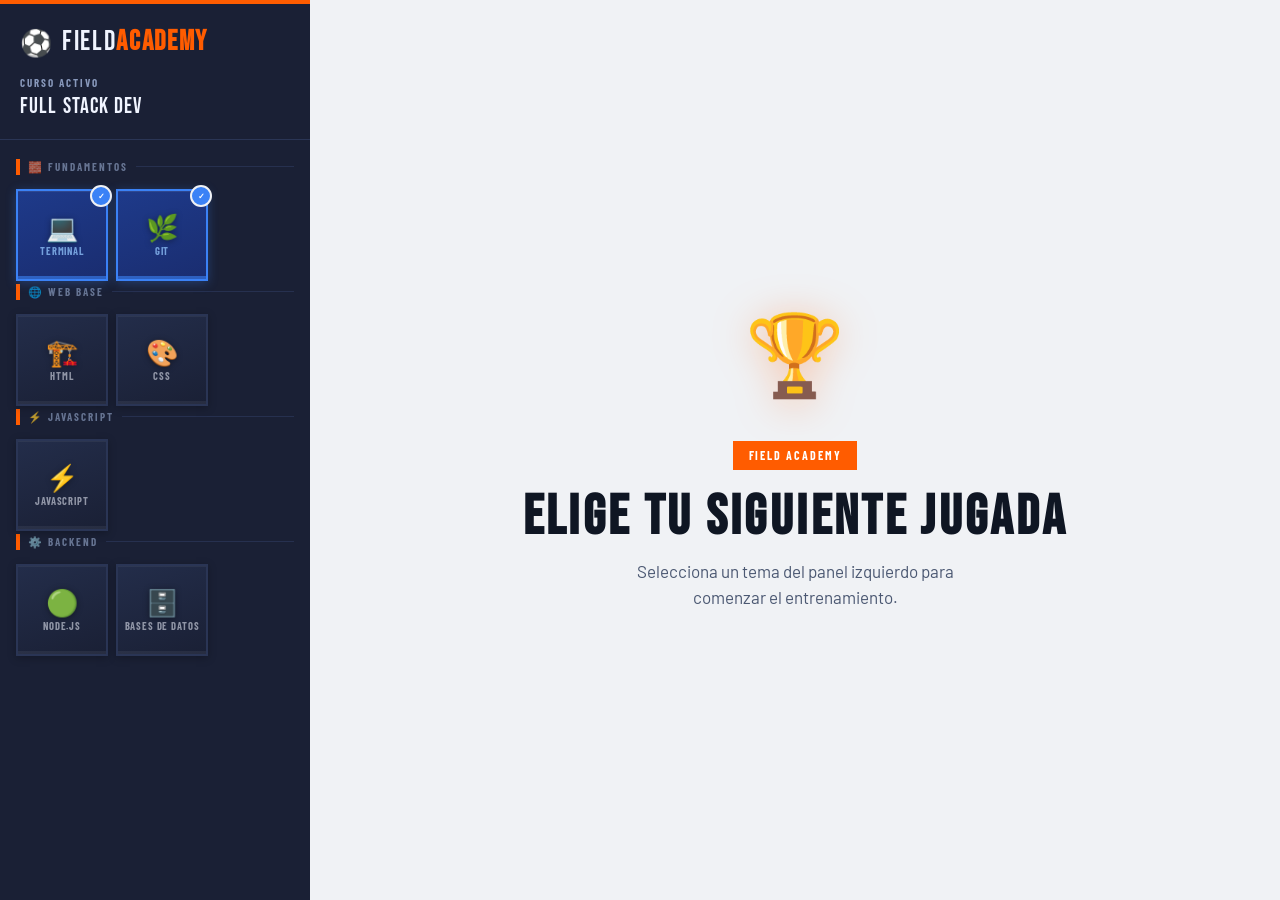
<file: index.html>
<!DOCTYPE html>
<html lang="es">
<head>
  <meta charset="UTF-8" />
  <meta name="viewport" content="width=device-width, initial-scale=1.0" />
  <title>Field Academy — Plataforma de Cursos</title>
  <link rel="stylesheet" href="styles.css" />
</head>
<body>
  <div id="app">

    <!-- ══ SIDEBAR ══ -->
    <aside id="sidebar">
      <div id="sidebar-header">
        <div class="logo">
          <span class="logo-icon">⚽</span>
          <span class="logo-text">FIELD<strong>ACADEMY</strong></span>
        </div>
        <div id="course-info">
          <div class="course-label">Curso activo</div>
          <div class="course-title" id="course-title-display">Full Stack Dev</div>
        </div>
      </div>
      <div id="skill-tree-container"></div>
    </aside>

    <!-- ══ MAIN ══ -->
    <main id="main-content">

      <!-- Welcome -->
      <div id="welcome-screen">
        <div class="welcome-inner">
          <div class="welcome-icon">🏆</div>
          <div class="welcome-tag">Field Academy</div>
          <h1>Elige tu siguiente jugada</h1>
          <p>Selecciona un tema del panel izquierdo para comenzar el entrenamiento.</p>
        </div>
      </div>

      <!-- Topic view (inyectado por JS) -->
      <div id="topic-view" class="hidden"></div>

    </main>
  </div>

  <script type="module" src="app.js"></script>
</body>
</html>
</file>
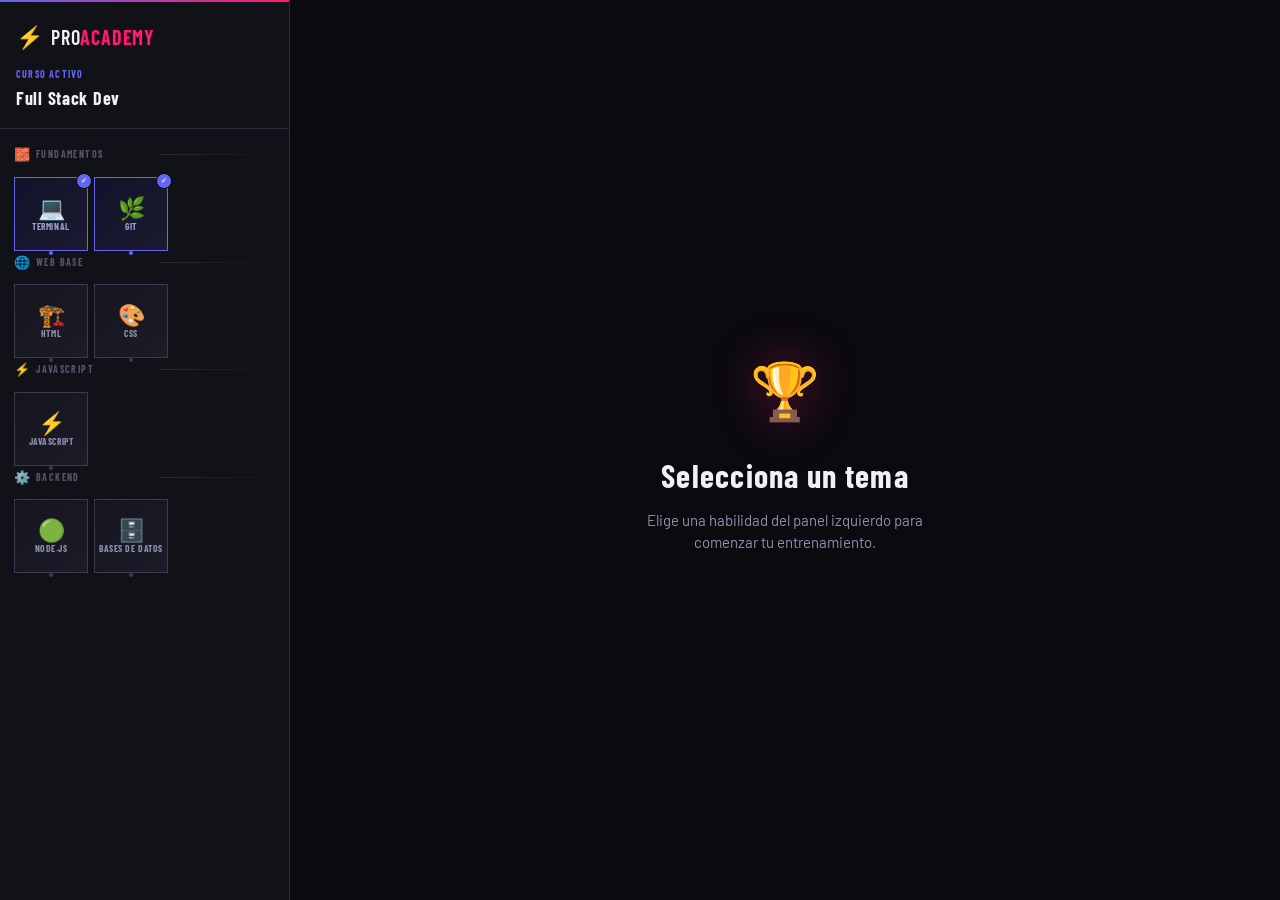
<file: src/index.html>
<!DOCTYPE html>
<html lang="es">
<head>
  <meta charset="UTF-8" />
  <meta name="viewport" content="width=device-width, initial-scale=1.0" />
  <title>PRO ACADEMY — Plataforma de Cursos</title>
  <link rel="stylesheet" href="styles.css" />
  <link rel="preconnect" href="https://fonts.googleapis.com" />
  <link href="https://fonts.googleapis.com/css2?family=Barlow+Condensed:wght@400;600;700;900&family=Barlow:wght@300;400;500;600&display=swap" rel="stylesheet" />
</head>
<body>
  <div id="app">
    <aside id="sidebar">
      <div id="sidebar-header">
        <div class="logo">
          <span class="logo-icon">⚡</span>
          <span class="logo-text">PRO<strong>ACADEMY</strong></span>
        </div>
        <div id="course-info">
          <div class="course-label">CURSO ACTIVO</div>
          <div class="course-title" id="course-title-display">Full Stack Dev</div>
        </div>
      </div>
      <div id="skill-tree-container"></div>
    </aside>
    <main id="main-content">
      <div id="welcome-screen">
        <div class="welcome-inner">
          <div class="welcome-icon">🏆</div>
          <h1>Selecciona un tema</h1>
          <p>Elige una habilidad del panel izquierdo para comenzar tu entrenamiento.</p>
        </div>
      </div>
      <div id="topic-view" class="hidden"></div>
    </main>
  </div>

  <script type="module" src="app.js"></script>
</body>
</html>
</file>
<file: styles.css>
/* =============================================
   FIELD ACADEMY — Tema deportivo claro
   Light mode · Naranja fuego + Azul pizarrón
   ============================================= */

@import url('https://fonts.googleapis.com/css2?family=Bebas+Neue&family=Barlow+Condensed:wght@400;600;700;900&family=Barlow:wght@300;400;500;600&display=swap');

:root {
  --bg-base:       #f0f2f5;
  --bg-surface:    #ffffff;
  --bg-card:       #ffffff;
  --bg-elevated:   #f7f8fa;
  --bg-hover:      #eef0f4;
  --bg-sidebar:    #1a2035;

  --accent-orange: #ff5c00;
  --accent-blue:   #1e40af;
  --accent-gold:   #f59e0b;
  --accent-green:  #16a34a;

  --text-primary:   #0f1623;
  --text-secondary: #4b5872;
  --text-muted:     #8a97b0;
  --text-on-dark:   #f0f4ff;
  --text-on-dark-2: #8898bb;

  --border:        #dde1ea;
  --border-strong: #b8bfd0;

  --sidebar-border:  #2a3555;
  --sidebar-hover:   #232d4a;
  --sidebar-active:  #ff5c00;

  --sidebar-w: 310px;

  --font-display: 'Bebas Neue', sans-serif;
  --font-cond:    'Barlow Condensed', sans-serif;
  --font-body:    'Barlow', sans-serif;

  --transition: .16s cubic-bezier(.4,0,.2,1);
  --shadow-sm:   0 1px 4px rgba(15,22,35,.08);
  --shadow-md:   0 4px 16px rgba(15,22,35,.10);
  --shadow-lg:   0 8px 32px rgba(15,22,35,.14);
  --glow-orange: 0 0 0 3px rgba(255,92,0,.2), 0 6px 20px rgba(255,92,0,.25);
}

*, *::before, *::after { box-sizing: border-box; margin: 0; padding: 0; }

html, body {
  height: 100%;
  background: var(--bg-base);
  color: var(--text-primary);
  font-family: var(--font-body);
  font-size: 16px;
  line-height: 1.55;
  overflow: hidden;
}

#app {
  display: flex;
  height: 100vh;
  overflow: hidden;
}

/* ═══════════════════════════════
   SIDEBAR
═══════════════════════════════ */
#sidebar {
  width: var(--sidebar-w);
  min-width: var(--sidebar-w);
  background: var(--bg-sidebar);
  display: flex;
  flex-direction: column;
  overflow: hidden;
  position: relative;
  box-shadow: 4px 0 24px rgba(0,0,0,.18);
}

#sidebar::before {
  content: '';
  position: absolute;
  top: 0; left: 0; right: 0;
  height: 4px;
  background: var(--accent-orange);
  z-index: 2;
}

#sidebar-header {
  padding: 28px 20px 20px;
  border-bottom: 1px solid var(--sidebar-border);
  flex-shrink: 0;
}

.logo {
  display: flex;
  align-items: center;
  gap: 10px;
  margin-bottom: 18px;
}

.logo-icon { font-size: 26px; line-height: 1; }

.logo-text {
  font-family: var(--font-display);
  font-size: 28px;
  letter-spacing: 0.06em;
  color: var(--text-on-dark);
  line-height: 1;
}

.logo-text strong { color: var(--accent-orange); }

.course-label {
  font-family: var(--font-cond);
  font-size: 11px;
  font-weight: 700;
  letter-spacing: .18em;
  color: var(--text-on-dark-2);
  text-transform: uppercase;
  margin-bottom: 4px;
}

.course-title {
  font-family: var(--font-display);
  font-size: 22px;
  letter-spacing: .05em;
  color: var(--text-on-dark);
  line-height: 1.1;
}

#skill-tree-container {
  flex: 1;
  overflow-y: auto;
  overflow-x: hidden;
  padding: 18px 14px 28px;
  scrollbar-width: thin;
  scrollbar-color: var(--sidebar-border) transparent;
}

#skill-tree-container::-webkit-scrollbar { width: 4px; }
#skill-tree-container::-webkit-scrollbar-track { background: transparent; }
#skill-tree-container::-webkit-scrollbar-thumb { background: var(--sidebar-border); border-radius: 2px; }

/* ═══════════════════════════════
   MAIN CONTENT
═══════════════════════════════ */
#main-content {
  flex: 1;
  overflow-y: auto;
  overflow-x: hidden;
  background: var(--bg-base);
  position: relative;
  scrollbar-width: thin;
  scrollbar-color: var(--border) transparent;
}

#main-content::-webkit-scrollbar { width: 6px; }
#main-content::-webkit-scrollbar-track { background: transparent; }
#main-content::-webkit-scrollbar-thumb { background: var(--border-strong); border-radius: 3px; }

/* ═══════════════════════════════
   WELCOME
═══════════════════════════════ */
#welcome-screen {
  height: 100%;
  display: flex;
  align-items: center;
  justify-content: center;
}

.welcome-inner {
  text-align: center;
  padding: 60px 40px;
}

.welcome-icon {
  font-size: 80px;
  margin-bottom: 28px;
  filter: drop-shadow(0 4px 20px rgba(255,92,0,.3));
}

.welcome-tag {
  display: inline-block;
  background: var(--accent-orange);
  color: #fff;
  font-family: var(--font-cond);
  font-size: 12px;
  font-weight: 700;
  letter-spacing: .16em;
  padding: 5px 16px;
  margin-bottom: 20px;
  text-transform: uppercase;
}

.welcome-inner h1 {
  font-family: var(--font-display);
  font-size: 56px;
  letter-spacing: .06em;
  color: var(--text-primary);
  margin-bottom: 12px;
  line-height: 1;
}

.welcome-inner p {
  color: var(--text-secondary);
  font-size: 17px;
  max-width: 340px;
  margin: 0 auto;
}

/* ═══════════════════════════════
   TOPIC VIEW
═══════════════════════════════ */
#topic-view {
  padding: 40px 52px 60px;
  max-width: 1080px;
  margin: 0 auto;
}

.topic-header {
  margin-bottom: 36px;
  padding-bottom: 28px;
  border-bottom: 2px solid var(--border);
  position: relative;
}

.topic-header::after {
  content: '';
  position: absolute;
  bottom: -2px; left: 0;
  width: 80px; height: 2px;
  background: var(--accent-orange);
}

.topic-eyebrow {
  font-family: var(--font-cond);
  font-size: 13px;
  font-weight: 700;
  letter-spacing: .18em;
  color: var(--accent-orange);
  text-transform: uppercase;
  margin-bottom: 10px;
  display: flex;
  align-items: center;
  gap: 10px;
}

.topic-eyebrow::before {
  content: '';
  width: 22px; height: 3px;
  background: var(--accent-orange);
}

.topic-meta h2 {
  font-family: var(--font-display);
  font-size: 58px;
  letter-spacing: .04em;
  color: var(--text-primary);
  margin-bottom: 10px;
  line-height: 1;
}

.topic-meta p {
  color: var(--text-secondary);
  font-size: 17px;
  max-width: 680px;
  line-height: 1.6;
}

/* ── Etiquetas de sección ── */
.section-label {
  font-family: var(--font-cond);
  font-size: 15px;
  font-weight: 700;
  letter-spacing: .16em;
  color: var(--text-primary);
  text-transform: uppercase;
  margin-bottom: 16px;
  display: flex;
  align-items: center;
  gap: 12px;
}

.section-label .sl-icon {
  width: 32px; height: 32px;
  background: var(--accent-orange);
  color: #fff;
  display: flex; align-items: center; justify-content: center;
  font-size: 14px;
  flex-shrink: 0;
}

.section-label::after {
  content: '';
  flex: 1;
  height: 1px;
  background: var(--border);
}

/* ── Video ── */
.main-video-block { margin-bottom: 40px; }

.video-wrap {
  background: var(--bg-sidebar);
  padding: 4px;
  box-shadow: var(--shadow-lg);
}

.video-embed {
  position: relative;
  width: 100%;
  aspect-ratio: 16/9;
  background: #000;
  overflow: hidden;
}

.video-embed iframe {
  position: absolute;
  inset: 0;
  width: 100%; height: 100%;
  border: none;
}

.video-meta {
  background: var(--bg-sidebar);
  padding: 14px 18px;
  display: flex;
  align-items: center;
  justify-content: space-between;
  gap: 12px;
}

.video-meta-title {
  font-family: var(--font-cond);
  font-size: 16px;
  font-weight: 600;
  letter-spacing: .04em;
  color: var(--text-on-dark);
}

.video-duration {
  font-family: var(--font-cond);
  font-size: 13px;
  font-weight: 700;
  letter-spacing: .08em;
  color: var(--accent-orange);
  background: rgba(255,92,0,.12);
  padding: 4px 12px;
  flex-shrink: 0;
}

/* ── Highlights ── */
.highlights-section { margin-bottom: 40px; }

.highlights-grid {
  display: grid;
  grid-template-columns: repeat(auto-fill, minmax(210px, 1fr));
  gap: 10px;
}

.highlight-card {
  background: var(--bg-card);
  border: 1.5px solid var(--border);
  border-left: 4px solid var(--accent-orange);
  padding: 16px 18px;
  cursor: pointer;
  transition: var(--transition);
  box-shadow: var(--shadow-sm);
}

.highlight-card:hover {
  border-color: var(--accent-orange);
  background: #fff8f5;
  transform: translateY(-2px);
  box-shadow: var(--shadow-md);
}

.highlight-time {
  font-family: var(--font-display);
  font-size: 26px;
  letter-spacing: .04em;
  color: var(--accent-orange);
  line-height: 1;
  margin-bottom: 5px;
}

.highlight-title {
  font-family: var(--font-cond);
  font-size: 15px;
  font-weight: 600;
  color: var(--text-primary);
  line-height: 1.3;
}

/* ── Chapters ── */
.chapters-section { margin-bottom: 40px; }

.chapter-list {
  display: flex;
  flex-direction: column;
  gap: 10px;
}

.chapter-card {
  background: var(--bg-card);
  border: 1.5px solid var(--border);
  overflow: hidden;
  cursor: pointer;
  transition: var(--transition);
  box-shadow: var(--shadow-sm);
}

.chapter-card:hover { border-color: var(--accent-orange); box-shadow: var(--shadow-md); }
.chapter-card.expanded { border-color: var(--accent-orange); border-left-width: 4px; }

.chapter-header {
  display: flex;
  align-items: center;
  gap: 18px;
  padding: 20px 22px;
}

.chapter-num {
  font-family: var(--font-display);
  font-size: 42px;
  letter-spacing: .02em;
  color: var(--accent-orange);
  opacity: .18;
  line-height: 1;
  min-width: 46px;
  transition: opacity var(--transition);
}

.chapter-card.expanded .chapter-num,
.chapter-card:hover .chapter-num { opacity: .6; }

.chapter-info { flex: 1; }

.chapter-title {
  font-family: var(--font-cond);
  font-size: 22px;
  font-weight: 700;
  letter-spacing: .04em;
  color: var(--text-primary);
}

.chapter-sub {
  font-size: 14px;
  color: var(--text-secondary);
  margin-top: 2px;
}

.chapter-arrow {
  width: 34px; height: 34px;
  display: flex; align-items: center; justify-content: center;
  background: var(--bg-elevated);
  color: var(--text-muted);
  font-size: 12px;
  transition: transform var(--transition), background var(--transition), color var(--transition);
  flex-shrink: 0;
}

.chapter-card.expanded .chapter-arrow {
  transform: rotate(90deg);
  background: var(--accent-orange);
  color: #fff;
}

.chapter-video { padding: 0 22px 22px; display: none; }
.chapter-card.expanded .chapter-video { display: block; }
.chapter-video .video-wrap { margin-bottom: 14px; }

.chapter-highlights {
  display: flex;
  flex-wrap: wrap;
  gap: 8px;
}

.mini-highlight {
  background: var(--bg-elevated);
  border: 1.5px solid var(--border);
  padding: 7px 14px;
  font-family: var(--font-cond);
  font-size: 14px;
  font-weight: 600;
  color: var(--text-secondary);
  cursor: pointer;
  transition: var(--transition);
  display: flex;
  align-items: center;
  gap: 6px;
}

.mini-highlight:hover {
  border-color: var(--accent-orange);
  color: var(--text-primary);
  background: #fff8f5;
}

.mini-highlight .mh-time { color: var(--accent-orange); font-weight: 900; }

/* ── Utilities ── */
.hidden { display: none !important; }
skill-node, phase-section { display: block; }
</file>
<file: src/styles.css>
/* =============================================
   PRO ACADEMY — Global Styles
   Sports-dark theme · Indigo + DeepPink accents
   ============================================= */

:root {
  --bg-base:       #0a0a0f;
  --bg-surface:    #111118;
  --bg-card:       #16161f;
  --bg-elevated:   #1c1c28;
  --bg-hover:      #22222f;

  --accent-indigo: #6366f1;
  --accent-pink:   #ff1a6b;
  --accent-gold:   #f59e0b;

  --text-primary:  #f0f0f8;
  --text-secondary:#9090b0;
  --text-muted:    #55556a;

  --border:        #2a2a3a;
  --border-bright: #3a3a55;

  --sidebar-w: 290px;
  --header-h: 70px;

  --font-display: 'Barlow Condensed', sans-serif;
  --font-body:    'Barlow', sans-serif;

  --transition: .18s cubic-bezier(.4,0,.2,1);
  --glow-indigo: 0 0 20px rgba(99,102,241,.35);
  --glow-pink:   0 0 20px rgba(255,26,107,.35);
}

*, *::before, *::after { box-sizing: border-box; margin: 0; padding: 0; }

html, body {
  height: 100%;
  background: var(--bg-base);
  color: var(--text-primary);
  font-family: var(--font-body);
  font-size: 15px;
  line-height: 1.5;
  overflow: hidden;
}

/* ---- LAYOUT ---- */
#app {
  display: flex;
  height: 100vh;
  overflow: hidden;
}

/* ---- SIDEBAR ---- */
#sidebar {
  width: var(--sidebar-w);
  min-width: var(--sidebar-w);
  background: var(--bg-surface);
  border-right: 1px solid var(--border);
  display: flex;
  flex-direction: column;
  overflow: hidden;
  position: relative;
}

#sidebar::before {
  content: '';
  position: absolute;
  top: 0; left: 0; right: 0;
  height: 2px;
  background: linear-gradient(90deg, var(--accent-indigo), var(--accent-pink));
}

#sidebar-header {
  padding: 20px 16px 16px;
  border-bottom: 1px solid var(--border);
  flex-shrink: 0;
}

.logo {
  display: flex;
  align-items: center;
  gap: 8px;
  margin-bottom: 14px;
}

.logo-icon {
  font-size: 22px;
}

.logo-text {
  font-family: var(--font-display);
  font-size: 20px;
  font-weight: 600;
  letter-spacing: 0.04em;
  color: var(--text-primary);
}

.logo-text strong {
  color: var(--accent-pink);
}

.course-label {
  font-family: var(--font-display);
  font-size: 10px;
  font-weight: 700;
  letter-spacing: .12em;
  color: var(--accent-indigo);
  text-transform: uppercase;
  margin-bottom: 3px;
}

.course-title {
  font-family: var(--font-display);
  font-size: 18px;
  font-weight: 700;
  color: var(--text-primary);
  letter-spacing: .04em;
}

/* ---- SKILL TREE CONTAINER ---- */
#skill-tree-container {
  flex: 1;
  overflow-y: auto;
  overflow-x: hidden;
  padding: 16px 12px 24px;
  scrollbar-width: thin;
  scrollbar-color: var(--border) transparent;
}

#skill-tree-container::-webkit-scrollbar { width: 4px; }
#skill-tree-container::-webkit-scrollbar-track { background: transparent; }
#skill-tree-container::-webkit-scrollbar-thumb {
  background: var(--border);
  border-radius: 2px;
}

/* ---- MAIN CONTENT ---- */
#main-content {
  flex: 1;
  overflow-y: auto;
  overflow-x: hidden;
  background: var(--bg-base);
  position: relative;
  scrollbar-width: thin;
  scrollbar-color: var(--border) transparent;
}

#main-content::-webkit-scrollbar { width: 6px; }
#main-content::-webkit-scrollbar-track { background: transparent; }
#main-content::-webkit-scrollbar-thumb {
  background: var(--border);
  border-radius: 3px;
}

/* ---- WELCOME SCREEN ---- */
#welcome-screen {
  height: 100%;
  display: flex;
  align-items: center;
  justify-content: center;
}

.welcome-inner {
  text-align: center;
  padding: 40px;
}

.welcome-icon {
  font-size: 56px;
  margin-bottom: 20px;
  filter: drop-shadow(0 0 24px rgba(255,26,107,.4));
}

.welcome-inner h1 {
  font-family: var(--font-display);
  font-size: 32px;
  font-weight: 700;
  letter-spacing: .04em;
  color: var(--text-primary);
  margin-bottom: 10px;
}

.welcome-inner p {
  color: var(--text-secondary);
  font-size: 15px;
  max-width: 300px;
  margin: 0 auto;
}

/* ---- TOPIC VIEW ---- */
#topic-view {
  padding: 32px 36px;
  max-width: 1000px;
  margin: 0 auto;
}

/* ---- UTILITIES ---- */
.hidden { display: none !important; }

/* ---- WEB COMPONENTS GLOBAL HELPERS ---- */
skill-node, phase-section { display: block; }

/* ============================================
   TOPIC VIEW — internal layout (built by ui.js)
   ============================================ */

.topic-header {
  display: flex;
  align-items: flex-start;
  gap: 16px;
  margin-bottom: 28px;
  padding-bottom: 24px;
  border-bottom: 1px solid var(--border);
}

.topic-badge {
  background: var(--accent-pink);
  color: #fff;
  font-family: var(--font-display);
  font-size: 11px;
  font-weight: 700;
  letter-spacing: .1em;
  padding: 4px 10px;
  text-transform: uppercase;
  clip-path: polygon(0 0, calc(100% - 6px) 0, 100% 50%, calc(100% - 6px) 100%, 0 100%);
  white-space: nowrap;
  flex-shrink: 0;
  margin-top: 6px;
}

.topic-meta h2 {
  font-family: var(--font-display);
  font-size: 30px;
  font-weight: 900;
  letter-spacing: .04em;
  color: var(--text-primary);
  margin-bottom: 4px;
}

.topic-meta p {
  color: var(--text-secondary);
  font-size: 14px;
}

/* ---- MAIN VIDEO BLOCK ---- */
.main-video-block {
  margin-bottom: 32px;
}

.section-label {
  font-family: var(--font-display);
  font-size: 13px;
  font-weight: 700;
  letter-spacing: .12em;
  color: var(--accent-indigo);
  text-transform: uppercase;
  margin-bottom: 12px;
  display: flex;
  align-items: center;
  gap: 8px;
}

.section-label::after {
  content: '';
  flex: 1;
  height: 1px;
  background: var(--border);
}

.video-embed {
  position: relative;
  width: 100%;
  aspect-ratio: 16/9;
  background: var(--bg-card);
  border: 1px solid var(--border);
  overflow: hidden;
}

.video-embed iframe {
  position: absolute;
  inset: 0;
  width: 100%;
  height: 100%;
  border: none;
}

/* ---- HIGHLIGHTS ---- */
.highlights-section {
  margin-bottom: 32px;
}

.highlights-grid {
  display: grid;
  grid-template-columns: repeat(auto-fill, minmax(200px, 1fr));
  gap: 8px;
}

.highlight-card {
  background: var(--bg-card);
  border: 1px solid var(--border);
  padding: 12px 14px;
  cursor: pointer;
  transition: var(--transition);
  position: relative;
  overflow: hidden;
}

.highlight-card::before {
  content: '';
  position: absolute;
  left: 0; top: 0; bottom: 0;
  width: 3px;
  background: var(--accent-indigo);
}

.highlight-card:hover {
  border-color: var(--accent-indigo);
  background: var(--bg-elevated);
  transform: translateY(-1px);
  box-shadow: var(--glow-indigo);
}

.highlight-time {
  font-family: var(--font-display);
  font-size: 13px;
  font-weight: 700;
  color: var(--accent-pink);
  letter-spacing: .04em;
  margin-bottom: 4px;
}

.highlight-title {
  font-size: 13px;
  font-weight: 500;
  color: var(--text-primary);
  line-height: 1.3;
}

/* ---- CHAPTERS ---- */
.chapters-section {
  margin-bottom: 32px;
}

.chapter-list {
  display: flex;
  flex-direction: column;
  gap: 10px;
}

.chapter-card {
  background: var(--bg-card);
  border: 1px solid var(--border);
  overflow: hidden;
  cursor: pointer;
  transition: var(--transition);
}

.chapter-card:hover {
  border-color: var(--accent-pink);
  box-shadow: var(--glow-pink);
}

.chapter-card.expanded {
  border-color: var(--accent-pink);
}

.chapter-header {
  display: flex;
  align-items: center;
  gap: 14px;
  padding: 14px 16px;
}

.chapter-num {
  font-family: var(--font-display);
  font-size: 22px;
  font-weight: 900;
  color: var(--accent-pink);
  line-height: 1;
  min-width: 28px;
  opacity: .5;
}

.chapter-info {
  flex: 1;
}

.chapter-title {
  font-family: var(--font-display);
  font-size: 16px;
  font-weight: 700;
  color: var(--text-primary);
  letter-spacing: .03em;
}

.chapter-sub {
  font-size: 12px;
  color: var(--text-secondary);
  margin-top: 2px;
}

.chapter-arrow {
  color: var(--text-muted);
  font-size: 12px;
  transition: transform var(--transition);
}

.chapter-card.expanded .chapter-arrow {
  transform: rotate(90deg);
}

.chapter-video {
  padding: 0 16px 16px;
  display: none;
}

.chapter-card.expanded .chapter-video {
  display: block;
}

.chapter-video .video-embed {
  margin-bottom: 10px;
}

.chapter-highlights {
  display: flex;
  flex-wrap: wrap;
  gap: 6px;
}

.mini-highlight {
  background: var(--bg-elevated);
  border: 1px solid var(--border);
  padding: 4px 10px;
  font-size: 12px;
  color: var(--text-secondary);
  cursor: pointer;
  transition: var(--transition);
}

.mini-highlight:hover {
  border-color: var(--accent-indigo);
  color: var(--text-primary);
}

.mini-highlight .mh-time {
  color: var(--accent-indigo);
  font-family: var(--font-display);
  font-weight: 700;
  margin-right: 4px;
}
</file>
